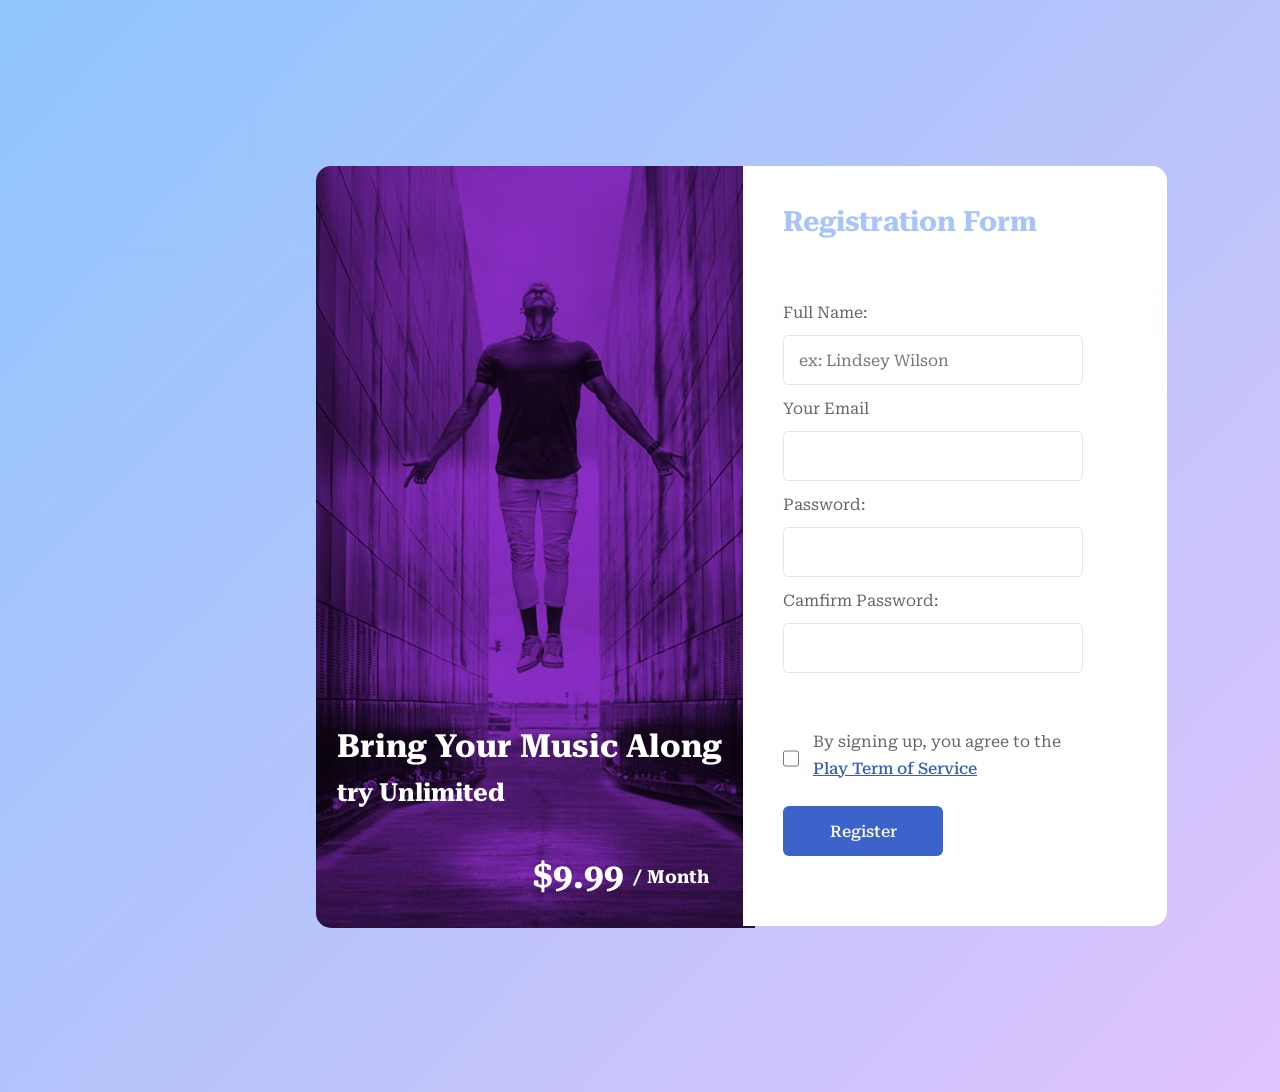
<file: Cantact/index.html>
<!DOCTYPE html>
<html lang="en">

<head>
    <meta charset="UTF-8">
    <meta http-equiv="X-UA-Compatible" content="IE=edge">
    <meta name="viewport" content="width=device-width, initial-scale=1.0">
    <title>Cantact</title>
    <link rel="stylesheet" href="common.css">
    <link rel="stylesheet" href="css/style.css">
</head>

<body>
    <main>
        <section>
            <div class="container">
                <div class="cantactMain">
                    <div class="Cantact">
                        <div class="leftCantact">
                            <img src="img/form-v2.jpg" alt="">
                            <div class="text1">
                                <p>Bring Your Music Along<span>try Unlimited</span></p>
                            </div>
                            <div class="text2">
                                <p><span class="number">$9.99</span>/ Month</p>
                            </div>
                        </div>

                        <form>
                            <div class="rightCantact">
                                <h2>Registration Form</h2>
                                <div class="inputBox">
                                    <label for="full_name">Full Name:</label>
                                    <input type="text" placeholder="ex: Lindsey Wilson" class="inputText">

                                </div>
                                <div class="inputBox">
                                    <label for="your-email">Your Email</label>
                                    <input type="text" class="inputText">

                                </div>
                                <div class="inputBox">
                                    <label for="password">Password:</label>
                                    <input type="password" aria-required="true" class="inputText">

                                </div>
                                <div class="inputBox">
                                    <label for="comfirm-password">Camfirm Password:</label>
                                    <input type="password" aria-required="true" class="inputText">

                                </div>
                                <div class="checkbox">
                                    <label class="container">
                                        <p>
                                            By signing up, you agree to the
                                            <a href="#">Play Term of Service</a>
                                            <input type="checkbox" class="inputText">
                                            <span></span>
                                        </p>
                                    </label>
                                </div>
                                <div class="btn">
                                    <input type="submit" value="Register">
                                </div>

                            </div>

                        </form>

                    </div>


                </div>
            </div>

        </section>
    </main>
</body>

</html>
</file>
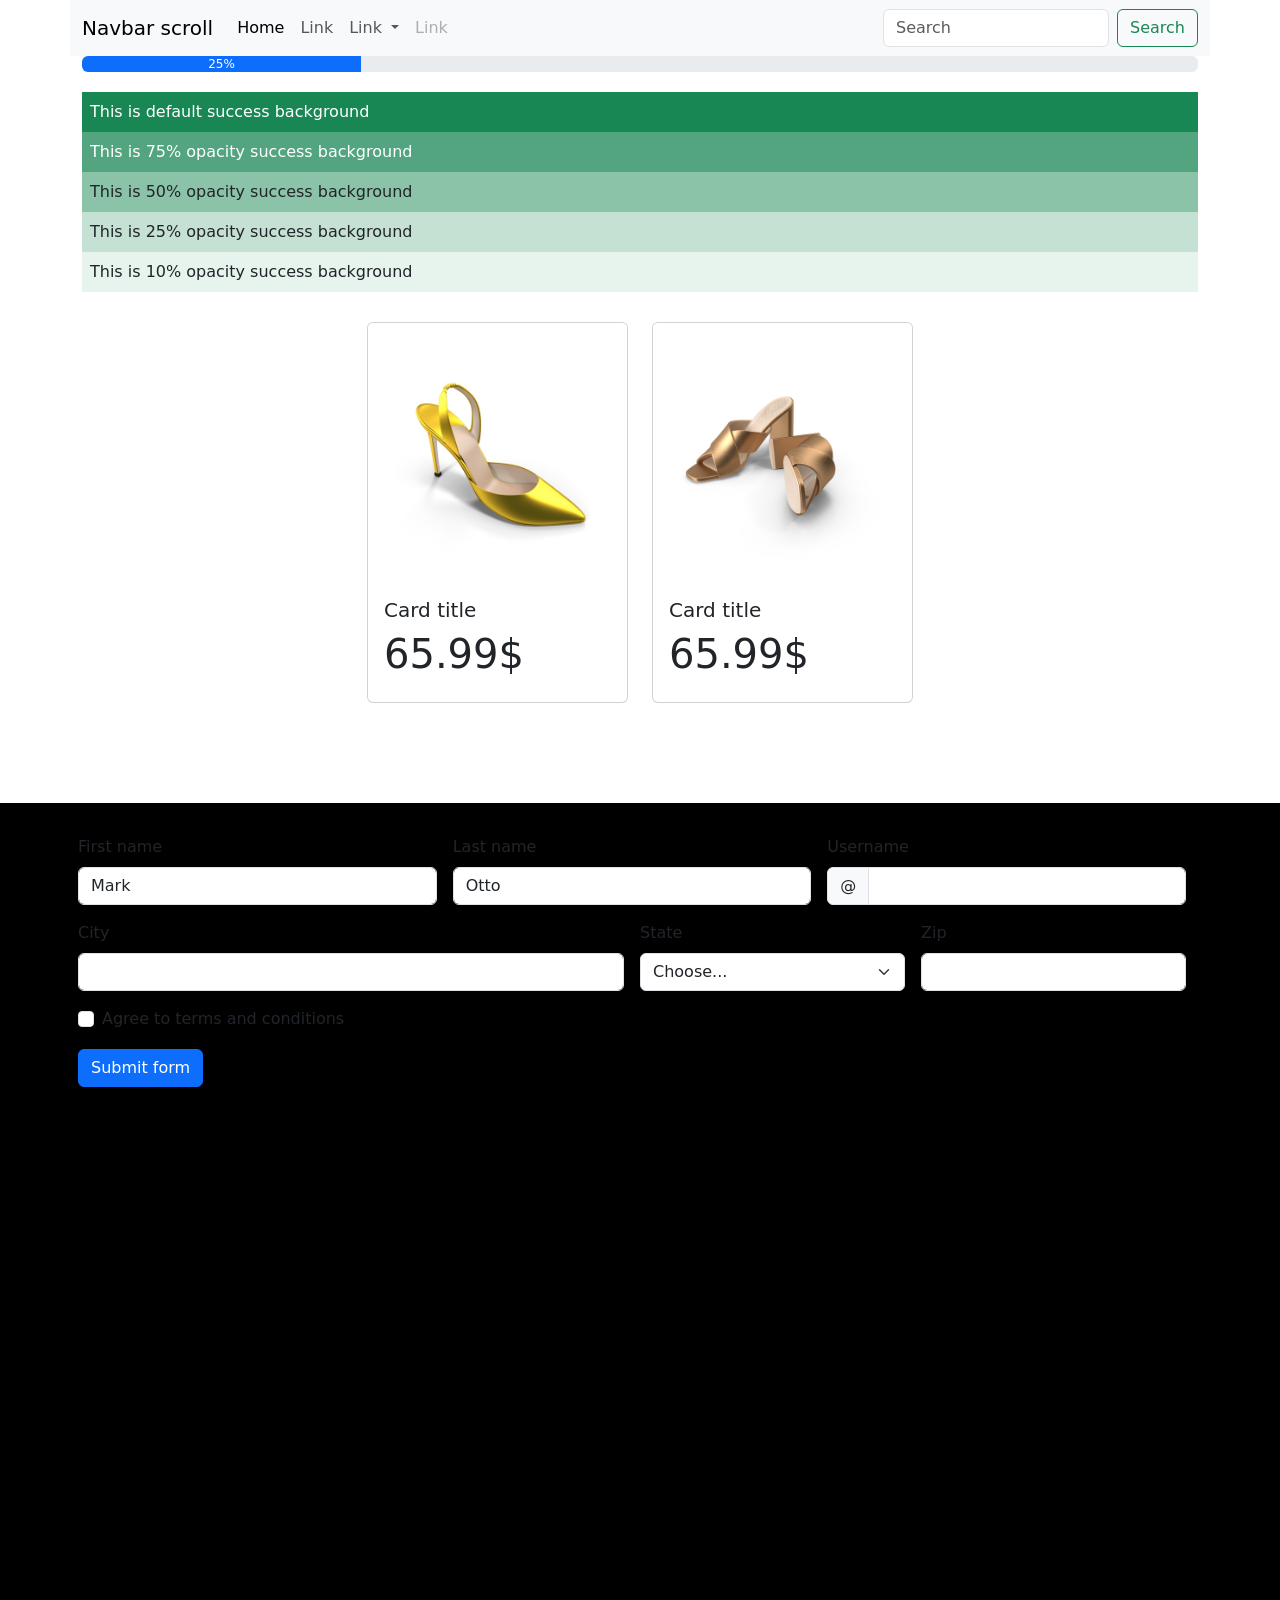
<file: Navbars/index.html>
<!DOCTYPE html>
<html lang="en">

<head>
    <meta charset="UTF-8">
    <meta http-equiv="X-UA-Compatible" content="IE=edge">
    <meta name="viewport" content="width=device-width, initial-scale=1.0">
    <title>Navbar</title>
    <link rel="stylesheet" href="css/style.css">
    <link rel="stylesheet" href="https://cdnjs.cloudflare.com/ajax/libs/animate.css/4.1.1/animate.min.css" />
    <link href="https://cdn.jsdelivr.net/npm/bootstrap@5.1.3/dist/css/bootstrap.min.css" rel="stylesheet"
        integrity="sha384-1BmE4kWBq78iYhFldvKuhfTAU6auU8tT94WrHftjDbrCEXSU1oBoqyl2QvZ6jIW3" crossorigin="anonymous">
</head>

<body>

    <header>
        <div class="container">
            <div class="row">
                <nav class="navbar navbar-expand-lg navbar-light bg-light">
                    <div class="container-fluid">
                        <a class="navbar-brand" href="#">Navbar scroll</a>
                        <button class="navbar-toggler" type="button" data-bs-toggle="collapse"
                            data-bs-target="#navbarScroll" aria-controls="navbarScroll" aria-expanded="false"
                            aria-label="Toggle navigation">
                            <span class="navbar-toggler-icon"></span>
                        </button>
                        <div class="collapse navbar-collapse" id="navbarScroll">
                            <ul class="navbar-nav me-auto my-2 my-lg-0 navbar-nav-scroll"
                                style="--bs-scroll-height: 100px;">
                                <li class="nav-item">
                                    <a class="nav-link active" aria-current="page" href="#">Home</a>
                                </li>
                                <li class="nav-item">
                                    <a class="nav-link" href="#">Link</a>
                                </li>
                                <li class="nav-item dropdown">
                                    <a class="nav-link dropdown-toggle" href="#" id="navbarScrollingDropdown"
                                        role="button" data-bs-toggle="dropdown" aria-expanded="false">
                                        Link
                                    </a>
                                    <ul class="dropdown-menu" aria-labelledby="navbarScrollingDropdown">
                                        <li><a class="dropdown-item" href="#">Action</a></li>
                                        <li><a class="dropdown-item" href="#">Another action</a></li>
                                        <li>
                                            <hr class="dropdown-divider">
                                        </li>
                                        <li><a class="dropdown-item" href="#">Something else here</a></li>
                                    </ul>
                                </li>
                                <li class="nav-item">
                                    <a class="nav-link disabled">Link</a>
                                </li>
                            </ul>
                            <form class="d-flex">
                                <input class="form-control me-2" type="search" placeholder="Search" aria-label="Search">
                                <button class="btn btn-outline-success" type="submit">Search</button>
                            </form>
                        </div>
                    </div>
                </nav>

            </div>
        </div>
    </header>

    <main>
        <section>
            <div class="container">
                <div class="row">
                    <div class="bg-img-main">
                        <div class="progress">
                            <div class="progress-bar " role="progressbar" style="width: 25%;" aria-valuenow="25"
                                aria-valuemin="0" aria-valuemax="100">25%</div>
                        </div>
                        <div class="bg-success p-2 text-white">This is default success background</div>
                        <div class="bg-success p-2 text-white bg-opacity-75">This is 75% opacity success background
                        </div>
                        <div class="bg-success p-2 text-dark bg-opacity-50">This is 50% opacity success background</div>
                        <div class="bg-success p-2 text-dark bg-opacity-25">This is 25% opacity success background</div>
                        <div class="bg-success p-2 text-dark bg-opacity-10">This is 10% opacity success background</div>
                    </div>
                </div>
            </div>
        </section>
        <section id="four-card-section">
            <div class="container">
                <div class="row row-cols-md-6 row-cols-lg-4 row-col-6 g-4">
                    <div class="col-sm-6 col-md-12 boxs">
                        <div class="card animate__animated animate__rotateOut h-100">
                            <img src="G03.jpg" class="card-img-top" alt="...">
                            <div class="decore"></div>
                            <div class="card-body">
                                <i class="fa-brands fa-amazon-pay"></i>
                                <i class="fa-solid fa-angle-right"></i>
                                <i class="fa-solid fa-1"></i>
                                <h5 class="card-title">Card title</h5>
                                <h1>65.99$</h1>
                            </div>
                        </div>
                    </div>
                    <div class="col-sm-6 col-md-12 boxs">
                        <div class="card animate__animated animate__rotateIn h-100">
                            <img src="F14.jpg" class="card-img-top" alt="...">
                            <div class="decore"></div>
                            <div class="card-body">
                                <i class="fa-brands fa-amazon-pay"></i>
                                <i class="fa-solid fa-angle-right"></i>
                                <i class="fa-solid fa-2"></i>
                                <h5 class="card-title">Card title</h5>
                                <h1>65.99$</h1>
                            </div>
                        </div>
                    </div>
                    <div class="col-sm-6 col-md-12 boxs">
                        <div class="card animate__animated animate__fadeInLeft h-100">
                            <img src="G03.jpg" class="card-img-top" alt="...">
                            <div class="decore"></div>
                            <div class="card-body">
                                <i class="fa-brands fa-amazon-pay"></i>
                                <i class="fa-solid fa-angle-right"></i>
                                <i class="fa-solid fa-3"></i>
                                <h5 class="card-title">Card title</h5>
                                <h1>65.99$</h1>
                            </div>
                        </div>
                    </div>
                    <div class="col-sm-6  col-md-12 boxs">
                        <div class="card animate__animated animate__rotateOut h-100">
                            <img src="F14.jpg" class="card-img-top " alt="...">
                            <div class="decore"></div>
                            <div class="card-body">
                                <i class="fa-brands fa-amazon-pay"></i>
                                <i class="fa-solid fa-angle-right"></i>
                                <i class="fa-solid fa-4"></i>
                                <h5 class="card-title">Card title</h5>
                                <h1>65.99$</h1>
                            </div>
                        </div>
                    </div>
                </div>
            </div>
        </section>
        <section style="background-color: black; margin-top: 100px; height: 100vh;
        width: 100%;">
           <div class="container">
               <div class="row">
                <form class="row g-3 needs-validation" novalidate>
                    <div class="col-md-4">
                        <label for="validationCustom01" class="form-label">First name</label>
                        <input type="text" class="form-control" id="validationCustom01" value="Mark" required>
                        <div class="valid-feedback">
                            Looks good!
                        </div>
                    </div>
                    <div class="col-md-4">
                        <label for="validationCustom02" class="form-label">Last name</label>
                        <input type="text" class="form-control" id="validationCustom02" value="Otto" required>
                        <div class="valid-feedback">
                            Looks good!
                        </div>
                    </div>
                    <div class="col-md-4">
                        <label for="validationCustomUsername" class="form-label">Username</label>
                        <div class="input-group has-validation">
                            <span class="input-group-text" id="inputGroupPrepend">@</span>
                            <input type="text" class="form-control" id="validationCustomUsername"
                                aria-describedby="inputGroupPrepend" required>
                            <div class="invalid-feedback">
                                Please choose a username.
                            </div>
                        </div>
                    </div>
                    <div class="col-md-6">
                        <label for="validationCustom03" class="form-label">City</label>
                        <input type="text" class="form-control" id="validationCustom03" required>
                        <div class="invalid-feedback">
                            Please provide a valid city.
                        </div>
                    </div>
                    <div class="col-md-3">
                        <label for="validationCustom04" class="form-label">State</label>
                        <select class="form-select" id="validationCustom04" required>
                            <option selected disabled value="">Choose...</option>
                            <option>...</option>
                        </select>
                        <div class="invalid-feedback">
                            Please select a valid state.
                        </div>
                    </div>
                    <div class="col-md-3">
                        <label for="validationCustom05" class="form-label">Zip</label>
                        <input type="text" class="form-control" id="validationCustom05" required>
                        <div class="invalid-feedback">
                            Please provide a valid zip.
                        </div>
                    </div>
                    <div class="col-12">
                        <div class="form-check">
                            <input class="form-check-input" type="checkbox" value="" id="invalidCheck" required>
                            <label class="form-check-label" for="invalidCheck">
                                Agree to terms and conditions
                            </label>
                            <div class="invalid-feedback">
                                You must agree before submitting.
                            </div>
                        </div>
                    </div>
                    <div class="col-12">
                        <button class="btn btn-primary" type="submit">Submit form</button>
                    </div>
                </form>
               </div>
           </div>
        </section>
    </main>








    <script src="https://cdn.jsdelivr.net/npm/bootstrap@5.1.3/dist/js/bootstrap.bundle.min.js"
        integrity="sha384-ka7Sk0Gln4gmtz2MlQnikT1wXgYsOg+OMhuP+IlRH9sENBO0LRn5q+8nbTov4+1p"
        crossorigin="anonymous"></script>
</body>

</html>
</file>
<file: Cantact/common.css>
@import url('https://fonts.googleapis.com/css2?family=Roboto+Serif&display=swap');

*{
  padding: 0;
    margin: 0;
    box-sizing: border-box;
    font-family: 'Roboto Serif', serif;

}

.row .leftMain .imgText{
    font-family: 'Roboto Serif', serif;
    font-weight: 700;
    color: #fff;
}
.row{
    display: flex;
    justify-content: space-between;
    align-items: center;
}
.row .rightMain input{
    width: 91%;
    padding: 14.5px 15px;
    border: 1px solid #e5e5e5;
    outline: none;
    font-family: 'Roboto Serif', serif;
    font-size: 16px;
    color: #333;
}

.col-1{
    width: 8.33%;
}
.col-2{
  width: 16.6%;
}

.col-3{
    width: 25%;
}

.col-4{
    width: 33.33%;
}

.col-5{
    width: 41.66%;
}

.col-6{
    width: 50%;
}

.col-7{
    width: 58.33%;
}
.col-8{
    width: 66.66%;
}
.col-9{
    width: 75%;
}

.col-10{
    width: 83.33%;
}

.col-11{
    width: 91.66%;
}

.col-12{
    width: 100%;
}
</file>
<file: Cantact/css/style.css>
body {
  background-color: #a7c4fc;
  background-image: -webkit-linear-gradient(136deg, #e0c3fc 0%, #8ec5fc 100%);
}

body main section .container .cantactMain {
  width: 100%;
}

body main section .container .cantactMain .Cantact {
  position: relative;
  width: 851px;
  margin-left: 323px;
  background: #dfd2d2;
  border-radius: 15px;
  display: -webkit-box;
  display: -ms-flexbox;
  display: flex;
  margin: 166px 316px;
}

body main section .container .cantactMain .Cantact .leftCantact {
  margin-bottom: -2px;
  position: relative;
}

body main section .container .cantactMain .Cantact .leftCantact img {
  border-top-left-radius: 15px;
  border-bottom-left-radius: 15px;
  height: 100%;
}

body main section .container .cantactMain .Cantact .leftCantact .text1 {
  position: absolute;
  left: 5%;
  bottom: 15%;
}

body main section .container .cantactMain .Cantact .leftCantact .text1 p {
  font-size: 32px;
  line-height: 1.65;
  font-family: 'Roboto Serif', serif;
  font-weight: 700;
  color: #fff;
}

body main section .container .cantactMain .Cantact .leftCantact .text1 p span {
  display: block;
  font-size: 25px;
}

body main section .container .cantactMain .Cantact .leftCantact .text2 {
  position: absolute;
  right: 8%;
  bottom: 1.5%;
  font-family: 'Roboto Serif', serif;
  font-weight: 700;
  color: #fff;
}

body main section .container .cantactMain .Cantact .leftCantact .text2 p {
  padding-bottom: 20px;
  -webkit-box-align: center;
      -ms-flex-align: center;
          align-items: center;
  display: -webkit-box;
  display: -ms-flexbox;
  display: flex;
  font-size: 18px;
}

body main section .container .cantactMain .Cantact .leftCantact .text2 p .number {
  font-size: 35px;
  padding-right: 9px;
}

body main section .container .cantactMain .Cantact form {
  background-color: #fff;
  padding: 8px 40px 20px 40px;
  position: relative;
  width: 100%;
  display: block;
  margin-top: 0em;
  border-bottom-right-radius: 15px;
  border-top-right-radius: 15px;
}

body main section .container .cantactMain .Cantact form .rightCantact {
  line-height: 3;
  width: 300px;
  display: block;
  height: 100%;
}

body main section .container .cantactMain .Cantact form .rightCantact h2 {
  font-family: 'Roboto Serif', serif;
  font-weight: 700;
  color: #a7c4fc;
  font-size: 28px;
  position: relative;
  padding: 6px 0 0;
  margin-bottom: 25px;
}

body main section .container .cantactMain .Cantact form .rightCantact .inputBox {
  display: block;
  width: 100%;
}

body main section .container .cantactMain .Cantact form .rightCantact .inputBox label {
  height: 33px;
  font-family: 'Roboto Serif', serif;
  font-weight: 400;
  font-size: 16px;
  color: #666;
  display: block;
  margin-bottom: 13px;
}

body main section .container .cantactMain .Cantact form .rightCantact .inputBox input {
  width: 100%;
  padding: 14.5px 15px;
  border: 1px solid #e5e5e5;
  font-family: 'Roboto Serif', serif;
  font-size: 16px;
  color: #333;
  border-radius: 5px;
  outline: none;
}

body main section .container .cantactMain .Cantact form .rightCantact .checkbox {
  margin-top: 10px;
  position: relative;
  height: 117px;
  width: 100%;
}

body main section .container .cantactMain .Cantact form .rightCantact .checkbox .container {
  font-family: 'Roboto Serif', serif;
  font-weight: 400;
  font-size: 16px;
  color: #666;
  display: block;
  margin-bottom: 11px;
}

body main section .container .cantactMain .Cantact form .rightCantact .checkbox .container p {
  width: 100%;
  padding-top: 46px;
  margin-left: 30px;
  color: #666;
  font-size: 16px;
  font-weight: 400;
  font-family: 'Roboto Serif', serif;
  line-height: 1.67;
}

body main section .container .cantactMain .Cantact form .rightCantact .checkbox .container p a {
  display: inline-block;
  font-weight: 500;
  color: #385cb9;
  text-decoration: underline;
  display: block;
}

body main section .container .cantactMain .Cantact form .rightCantact .checkbox .container p input {
  margin-bottom: 27px;
  position: absolute;
  top: 67px;
  left: 0;
  height: 17px;
  width: 16px;
  border: 2px solid #3b63ca;
  cursor: pointer;
}

body main section .container .cantactMain .Cantact form .rightCantact .checkbox .container p span {
  color: #333;
}

body main section .container .cantactMain .Cantact form .rightCantact .btn input {
  margin-left: 30px;
  height: 50px;
  padding: 15px;
  background: #3b63ca;
  border-radius: 6px;
  -o-border-radius: 6px;
  -ms-border-radius: 6px;
  -moz-border-radius: 6px;
  -webkit-border-radius: 6px;
  width: 160px;
  border: none;
  margin: 6px 0 50px 0px;
  cursor: pointer;
  font-family: 'Roboto Serif', serif;
  color: #fff;
  font-weight: 500;
  font-size: 16px;
}
/*# sourceMappingURL=style.css.map */
</file>
<file: Navbars/css/style.css>
.bg-img-main {
    margin-top: 100px;
}

.progress {
    margin-bottom: 20px;
}

#four-card-section {
    margin-top: 30px;
}
</file>
